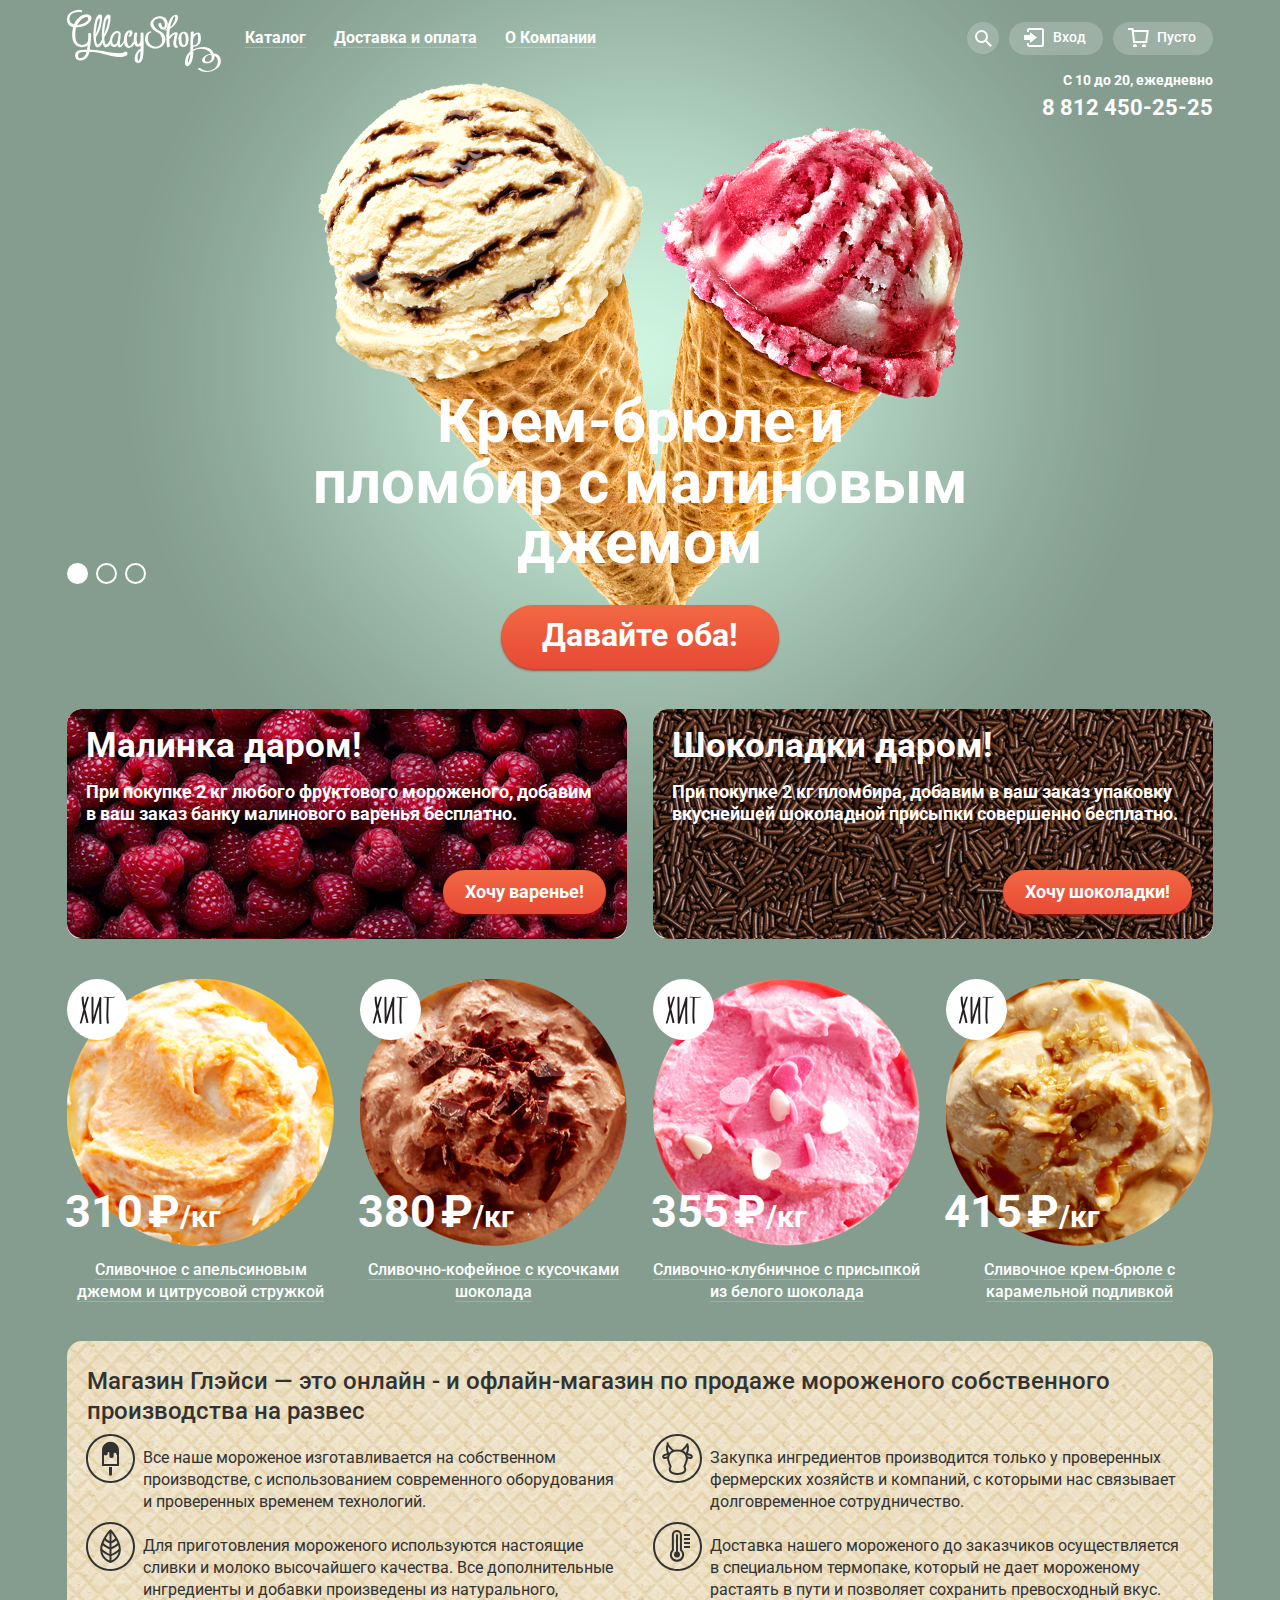
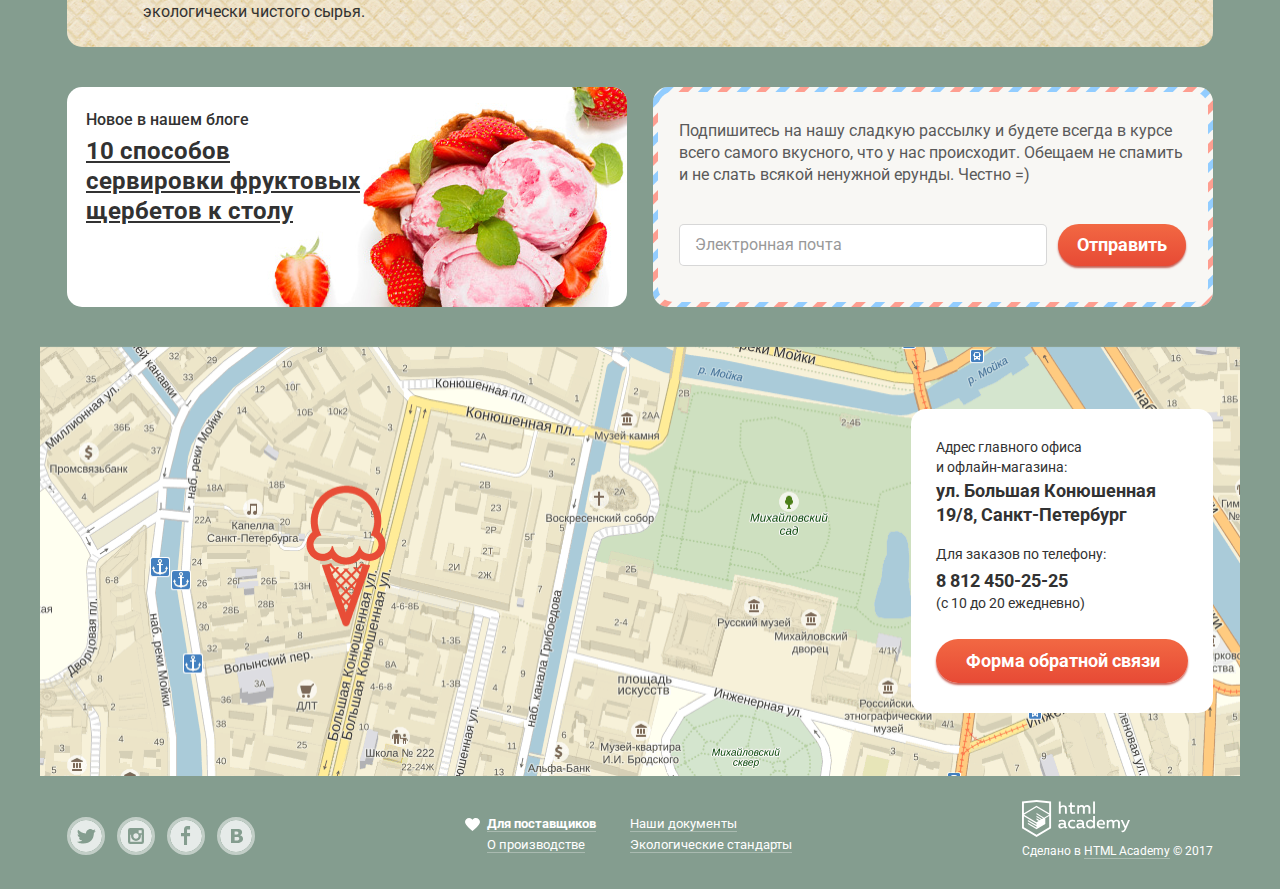
<file: index.html>
<!DOCTYPE html>
<html lang="ru">

<head>
    <meta charset="utf-8">
    <title>HTML Academy: Глейси</title>
    <link href="https://fonts.googleapis.com/css?family=Roboto:400,500,700&amp;subset=cyrillic" 
        rel="stylesheet">
    <link href="css/normalize.css" rel="stylesheet">
    <link href="css/style_min.css" rel="stylesheet">
</head>

<body>
    <input class="banner-slider visually-hidden" type="radio" id="banner-1" name="banner-slider" checked>
    <input class="banner-slider visually-hidden" type="radio" id="banner-2" name="banner-slider">
    <input class="banner-slider visually-hidden" type="radio" id="banner-3" name="banner-slider">
    
    <div class="site-wrapper">
        <header class="main-header container">
            <nav class="main-navigation">
                <a class="main-header-logo">
                    <img src="img/svg/logo-gllacy.svg" width="154" height="64" 
                        alt="Логотип магазина мороженого Глейси">
                </a>
                <ul class="site-navigation">
                    <li class="site-navigation-item">
                        <a class="site-link" href="catalog.html"><span class="underscore_text">Каталог</span></a>
                        <ul class="sub-navigation">
                            <li class="sub-navigation-item">
                                <a class="sub-link" href="latest.html"><b>Новинки</b></a>
                            </li>
                            <li class="sub-navigation-item">
                                <a class="sub-link" href="catalogcreamy.html">Сливочное</a>
                            </li>
                            <li class="sub-navigation-item">
                                <a class="sub-link" href="catalogsorbet.html">Щербеты</a>
                            </li>
                            <li class="sub-navigation-item">
                                <a class="sub-link" href="catalogfruitice.html">Фруктовый лед</a>
                            </li>
                            <li class="sub-navigation-item">
                                <a class="sub-link" href="catalogmelorin.html">Мелорин</a>
                            </li>
                        </ul>
                    </li>
                    <li class="site-navigation-item">
                        <a class="site-link" href="delivery_and_payment.html">
                            <span class="underscore_text">Доставка и оплата</span>
                        </a>
                    </li>
                    <li class="site-navigation-item">
                        <a class="site-link" href="about.html">
                            <span class="underscore_text">О Компании</span>
                        </a>
                    </li>
                </ul>
                <div class="user-navigation">
                    <a class="search-link" href="search.html"><span class="visually-hidden">Поиск</span></a>
                    <a class="login-link" href="login.html">Вход</a>
                    <a class="cart-link" href="cart.html">Пусто</a>
                </div>
            </nav>
            <div class="contact-info-wrapper">
                <p class="open-time">С 10 до 20, ежедневно</p>
                <a class="phone" href="tel:88124502525">8 812 450-25-25</a>
            </div>
        </header>
        <main class="index-main">
            <div class="main-wrapper container">
                <h1 class="visually-hidden">Интернет магазин мороженного Глейси</h1>
                <section class="main-banner">
                    <h2 class="visually-hidden">Основное предложение</h2>
                    <div class="banner-controls">
                        <label for="banner-1"><span class="visually-hidden">Первый баннер</span></label>
                        <label for="banner-2"><span class="visually-hidden">Второй баннер</span></label>
                        <label for="banner-3"><span class="visually-hidden">Третий баннер</span></label>
                    </div>
                    <ul class="main-banner-list">
                        <li class="main-banner-item hidden">
                            <!-- TODO: check image size -->
                            <img class="main-banner-image" src="img/main-banner-1.png" width="1045" height="881" 
                                alt="Баннер Крем-брюле и пломбир с малиновым джемом">
                            <p class="main-banner-info">Крем-брюле и пломбир с малиновым джемом</p>
                            <button class="button" type="button">Давайте оба!</button>
                        </li>
                        <li class="main-banner-item hidden">
                            <img class="main-banner-image" src="img/main-banner-2.png" width="1045" height="881" 
                                alt="Баннер Шоколадный пломбир и лимонный сорбет">
                            <p class="main-banner-info">Шоколадный пломбир и лимонный сорбет</p>
                            <button class="button" type="button">Давайте оба!</button>
                        </li>
                        <li class="main-banner-item hidden">
                            <img class="main-banner-image" src="img/main-banner-3.png" width="1045" height="881" 
                                alt="Баннер Пломбир с помадкой и клубничный щербет">
                            <p class="main-banner-info">Пломбир с помадкой и клубничный щербет</p>
                            <button class="button" type="button">Давайте оба!</button>
                        </li>
                    </ul>
                </section>
                <section class="special-offers">
                    <h2 class="visually-hidden">Специальные предложения</h2>
                    <div class="special-offer">
                        <h3 class="special-offer-header">Малинка даром!</h3>
                        <p class="special-offer-description">
                            При покупке 2 кг любого фруктового мороженого, добавим в ваш заказ банку
                            малинового варенья бесплатно.
                        </p>
                        <button class="button" type="button">Хочу варенье!</button>
                    </div>
                    <div class="special-offer">
                        <h3 class="special-offer-header">Шоколадки даром!</h3>
                        <p class="special-offer-description">
                            При покупке 2 кг пломбира, добавим в ваш заказ упаковку вкуснейшей
                            шоколадной присыпки совершенно бесплатно.
                        </p>
                        <button class="button" type="button">Хочу шоколадки!</button>
                    </div>
                </section>
                <section class="icecreams">
                    <h2 class="visually-hidden">Популярные товары</h2>
                    <ul class="icecream-list">
                        <li class="icecream-item">
                            <img src="img/icecream-1.png" width="267" height="267" 
                                alt="Мороженое Cливочное с апельсиновым джемом и цитрусовой стружкой">
                            <p class="icecream-price">310<span class="currency">&#8381;</span>
                                <span class="weight">/кг</span>
                            </p>
                            <h3 class="icecream-name">
                                <span class="underscore_text">Сливочное с апельсиновым джемом и цитрусовой стружкой</span>
                            </h3>
                            <button class="button" type="button">Быстрый просмотр</button>
                        </li>
                        <li class="icecream-item">
                            <img src="img/icecream-2.png" width="267" height="267" 
                                alt="Мороженое Сливочно-кофейное с кусочками шоколада">
                            <p class="icecream-price">380<span class="currency">&#8381;</span>
                                <span class="weight">/кг</span>
                            </p>
                            <h3 class="icecream-name">
                                <span class="underscore_text">Сливочно-кофейное с кусочками шоколада</span>
                            </h3>
                            <button class="button" type="button">Быстрый просмотр</button>
                        </li>
                        <li class="icecream-item">
                            <img src="img/icecream-3.png" width="267" height="267" 
                                alt="Мороженое Сливочно-клубничное с присыпкой из белого шоколада">
                            <p class="icecream-price">355<span class="currency">&#8381;</span>
                                <span class="weight">/кг</span>
                            </p>
                            <h3 class="icecream-name">
                                <span class="underscore_text">Сливочно-клубничное с присыпкой из белого шоколада</span>
                            </h3>
                            <button class="button" type="button">Быстрый просмотр</button>
                        </li>
                        <li class="icecream-item">
                            <img src="img/icecream-4.png" width="267" height="267" 
                                alt="Мороженое Сливочное крем-брюле с карамельной подливкой">
                            <p class="icecream-price">415<span class="currency">&#8381;</span>
                                <span class="weight">/кг</span>
                            </p>
                            <h3 class="icecream-name">
                                <span class="underscore_text">Сливочное крем-брюле с карамельной подливкой</span>
                            </h3>
                            <button class="button" type="button">Быстрый просмотр</button>
                        </li>
                    
                    </ul>
                </section>
                <section class="about-gllacy">
                    <h2>
                        Магазин Глэйси — это онлайн - и офлайн-магазин по продаже мороженого
                        собственного производства на развес
                    </h2>
                    <ul class="features-list">
                        <li class="feature-item feature-production">
                            <p> <!-- TODO: remove p? -->
                                Все наше мороженое изготавливается на собственном производстве,
                                с использованием современного оборудования и проверенных временем технологий.
                            </p>
                        </li>
                        <li class="feature-item feature-suppliers">
                                <p>
                                    Закупка ингредиентов производится только у проверенных фермерских хозяйств и компаний,
                                    с которыми нас связывает долговременное сотрудничество.
                                </p>
                            </li>
                        <li class="feature-item feature-ingredients">
                            <p>
                                Для приготовления мороженого используются настоящие сливки и молоко высочайшего качества.
                                Все дополнительные ингредиенты и добавки произведены из натурального, экологически чистого сырья.
                            </p>
                        </li>
                        <li class="feature-item feature-delivery">
                            <p>
                                Доставка нашего мороженого до заказчиков осуществляется в специальном термопаке,
                                который не дает мороженому растаять в пути и позволяет сохранить превосходный вкус.
                            </p>
                        </li>
                    </ul>
                </section>
                <div class="new-blog-subscribe-wrapper">
                    <article class="new-blog-record">
                        <h2>Новое в нашем блоге</h2>
                        <a class="blog-record-link link" href="blog.html">10 способов сервировки фруктовых щербетов к cтолу</a>
                    </article>
                    <section class="subscribe">
                        <div class="subscribe-wrapper">
                            <h2 class="visually-hidden">Форма подписки на рассылку</h2>
                            <p>
                                Подпишитесь на нашу сладкую рассылку и будете всегда в курсе всего самого вкусного, что у нас
                                происходит.
                                Обещаем не спамить и не слать всякой ненужной ерунды. Честно =)
                            </p>
                            <form action="https://echo.htmlacademy.ru" method="post">
                                <label for="subscribe_email" class="visually-hidden">Электронная почта:</label>
                                <input class="input-field" type="email" name="subscribe_email" 
                                    id="subscribe_email" placeholder="Электронная почта" required>
                                <button type="submit" class="button">Отправить</button>
                            </form>
                        </div>
                    </section>
                </div>
            </div>
            <section class="contacts">
                <div class="contacts-feedback">
                    <h2>Адрес главного офиса и офлайн-магазина:</h2>
                    <p class="feedback-address">ул. Большая Конюшенная 19/8, Санкт-Петербург</p>
                    <p>Для заказов по телефону:</p>
                    <a class="feedback-phone" href="tel:88124502525">8 812 450-25-25</a>
                    <p class="feedback-time">(с 10 до 20 ежедневно)</p>
                    <a class="button" href="feedback.html">Форма обратной связи</a>
                </div>
                <iframe src="https://yandex.ru/map-widget/v1/-/CBF2r0BLsD" width="1200" height="430" 
                    allowfullscreen></iframe>
                <img src="img/map.png" width="1200" height="430" 
                            alt="Карта с адресом магазина Глейси: ул. Большая Конюшенная 19/8, Санкт-Петербург">
            </section>
        </main>
        <footer class="main-footer container">
            <ul class="footer-social">
                <li>
                    <a class="social-button" href="https://twitter.com">
                        <span class="visually-hidden">Твиттер</span>
                        <svg xmlns="http://www.w3.org/2000/svg" width="32" height="32" 
                            viewBox="0 0 32 32">
                            <path d="M16 0C7.164 0 0 7.164 0 16c0 8.837 7.164 16 16 16 8.837 0 16-7.163 16-16 0-8.836-7.163-16-16-16zm7.944 12.809c-.251 6.516-3.463 10.832-10.992 10.702h-.486c-.447 0-4.543-.443-5.344-1.823 2.479.19 4.247-.406 5.12-1.136-1.048-.289-2.923-.461-3.251-2.848.384.104.618.221 1.299.113-1.307-.824-2.758-1.519-2.679-3.643.311.317 1.164.518 1.46.457-.768-.233-2.149-3.244-.974-4.781 1.984 1.79 4.075 3.482 7.804 3.643.227-2.214 1.24-3.699 3.168-4.325 1.84-.479 3.255.26 3.901 1.138.737-.224 1.453-.466 2.193-.685-.004.833-.569 1.463-.935 1.709.747.165 1.423-.475 1.423-.475-.184.963-1.094 1.725-1.707 1.954z"/>
                        </svg>
                    </a>
                </li>
                <li>
                    <a class="social-button" href="https://www.instagram.com">
                        <span class="visually-hidden">Инстаграмм</span>
                        <svg xmlns="http://www.w3.org/2000/svg" width="32" height="32" 
                            viewBox="0 0 32 32">
                            <g>
                                <path d="M20.916 16a4.938 4.938 0 1 1-9.877 0c0-.394.051-.773.138-1.14h-.897v6.838h11.396V14.86h-.897c.086.367.137.746.137 1.14z"/>
                                <path d="M15.978 18.659c1.466 0 2.659-1.193 2.659-2.659s-1.193-2.659-2.659-2.659c-1.466 0-2.659 1.193-2.659 2.659s1.192 2.659 2.659 2.659zM18.637 10.302h3.039v3.039h-3.039z"/>
                                <path d="M16 0C7.164 0 0 7.164 0 16c0 8.837 7.164 16 16 16 8.837 0 16-7.163 16-16 0-8.836-7.163-16-16-16zm7.955 21.698a2.285 2.285 0 0 1-2.279 2.279H10.279A2.285 2.285 0 0 1 8 21.698V10.302a2.286 2.286 0 0 1 2.279-2.279h11.396a2.286 2.286 0 0 1 2.279 2.279v11.396z"/>
                            </g>
                        </svg>
                    </a>
                </li>
                <li>
                    <a class="social-button" href="https://www.facebook.com">
                        <span class="visually-hidden">Фейсбук</span>
                        <svg xmlns="http://www.w3.org/2000/svg" width="32" height="32" 
                            viewBox="0 0 32 32">
                            <path d="M16 0C7.164 0 0 7.163 0 16s7.164 16 16 16c8.837 0 16-7.164 16-16S24.837 0 16 0zm4.062 9.455h-3.021v3.444h3.021v3.445h-3.021v8.61H14.02v-8.61H11v-3.445h3.021V9.455c0-1.902 1.353-3.445 3.021-3.445h3.021v3.445z"/>
                        </svg>
                    </a>
                </li>
                <li>
                    <a class="social-button" href="https://vk.com">
                        <span class="visually-hidden">ВКонтакте</span>
                        <svg xmlns="http://www.w3.org/2000/svg" width="32" height="32" 
                            viewBox="0 0 32 32">
                            <g>
                                <path d="M16.637 14.495c.402-.019.719-.082.951-.188.326-.145.54-.33.641-.559.101-.229.15-.496.15-.797 0-.232-.058-.465-.174-.697-.116-.232-.322-.405-.617-.517-.264-.1-.592-.155-.984-.165a76.242 76.242 0 0 0-1.652-.014h-.339v2.965h.565c.571 0 1.057-.009 1.459-.028zM18.118 17.084c-.282-.081-.672-.125-1.166-.132a127.97 127.97 0 0 0-1.55-.009h-.79v3.493h.264c1.014 0 1.74-.003 2.18-.009a3.2 3.2 0 0 0 1.212-.245c.377-.157.633-.364.774-.625s.214-.562.214-.9c0-.446-.088-.788-.261-1.03-.17-.241-.464-.423-.877-.543z"/>
                                <path d="M16 0C7.164 0 0 7.164 0 16c0 8.837 7.164 16 16 16 8.837 0 16-7.163 16-16 0-8.836-7.163-16-16-16zm6.602 20.531a3.73 3.73 0 0 1-1.124 1.327c-.552.415-1.161.71-1.823.886s-1.501.264-2.519.264h-6.121V8.987h5.443c1.13 0 1.957.038 2.48.113a5.126 5.126 0 0 1 1.561.5c.533.27.929.632 1.189 1.087.26.455.392.975.392 1.558 0 .678-.179 1.278-.536 1.795-.358.518-.863.92-1.517 1.208v.075c.917.182 1.642.559 2.179 1.13.537.571.807 1.325.807 2.261 0 .678-.138 1.283-.411 1.817z"/>
                            </g>
                        </svg>
                    </a>
                </li>
            </ul>
            <ul class="footer-navigation">
                <li class="footer-navigation-item">
                    <a class="footer-link link" href="suppliers.html">Для поставщиков</a>
                </li>
                <li class="footer-navigation-item">
                    <a class="footer-link link" href="documents.html">Наши документы</a>
                </li>
                <li class="footer-navigation-item">
                    <a class="footer-link link" href="production.html">О производстве</a>
                </li>
                <li class="footer-navigation-item">
                    <a class="footer-link link" href="standards.html">Экологические стандарты</a>
                </li>
            </ul>
            <div class="footer-copyright-wrapper">
                <a class="html-academy-logo" href="https://htmlacademy.ru/intensive/htmlcss">
                    <img src="img/svg/logo-htmlacademy.svg" width="108" height="39" alt="Логотип HTML Academy">
                    <span class="visually-hidden">HTML Academy</span>
                </a>
                <p class="footer-copyright">
                    Сделано в <a class="link" 
                        href="https://htmlacademy.ru/intensive/htmlcss">HTML Academy</a> &copy; 2017
                </p>
            </div>
        </footer>
    </div>

    <section class="login-form hidden">
        <h2 class="visually-hidden">Форма входа в магазин</h2>
        <form action="https://echo.htmlacademy.ru" method="post">
            <p>
                <label for="login_email" class="visually-hidden">Электронная почта</label>
                <input class="input-field"  type="email" name="login_email" 
                    id="login_email" placeholder="Электронная почта" required>
            </p>
            <p>
                <label for="login_password" class="visually-hidden">Пароль</label>
                <input class="input-field" type="password" name="login_password" 
                    id="login_password" placeholder="Пароль" required>
            </p>
            <div class="login-form-actions-wrapper">
                <button type="submit" class="button">Войти</button>
                <ul class="login-form-navigation">
                    <li><a class="login-form-link" href="restore_password.html">Забыли пароль?</a></li>
                    <li><a class="login-form-link" href="new_user.html">Новая регистрация</a></li>
                </ul>
            </div>
        </form>
    </section>

    <section class="search-form hidden">
        <h2 class="visually-hidden">Форма поиска по сайту</h2>
        <form action="https://echo.htmlacademy.ru" method="get">
            <label for="search_text" class="visually-hidden">Строка поиска</label>
            <input class="input-field"  type="text" name="search_text" 
                id="search_text" placeholder="Что ищем?" required>
        </form>
    </section>

    <section class="modal-feedback modal">
        <h3 class="visually-hidden">Форма обратной связи</h3>
        <b>Мы обязательно вам ответим!</b>
        <form action="https://echo.htmlacademy.ru" method="post">
            <p>
                <label for="feedback_name" class="visually-hidden">Ваше имя</label>
                <input class="input-field" type="text" name="feedback_name" 
                    id="feedback_name" placeholder="Как вас зовут?">
            </p>
            <p>
                <label for="feedback_email" class="visually-hidden">Ваша электронная почта</label>
                <input  class="input-field" type="email" name="feedback_email" 
                    id="feedback_email" placeholder="Ваша почта для ответа?">
            </p>
            <p class="feedback-message">
                <label for="feedback_message" class="visually-hidden">Ваше сообщение</label>
                <textarea class="input-field" name="feedback_message" id="feedback_message" 
                    placeholder="Напишите что-нибудь..."></textarea>
            </p>
            <button type="submit" class="button">Отправить</button>
        </form>
        <button class="modal-close" type="button"><span class="visually-hidden">Закрыть</span></button>
    </section>

    <div class="modal-layer"></div>

    <script src="js/script_min.js"></script>
</body>

</html>
</file>
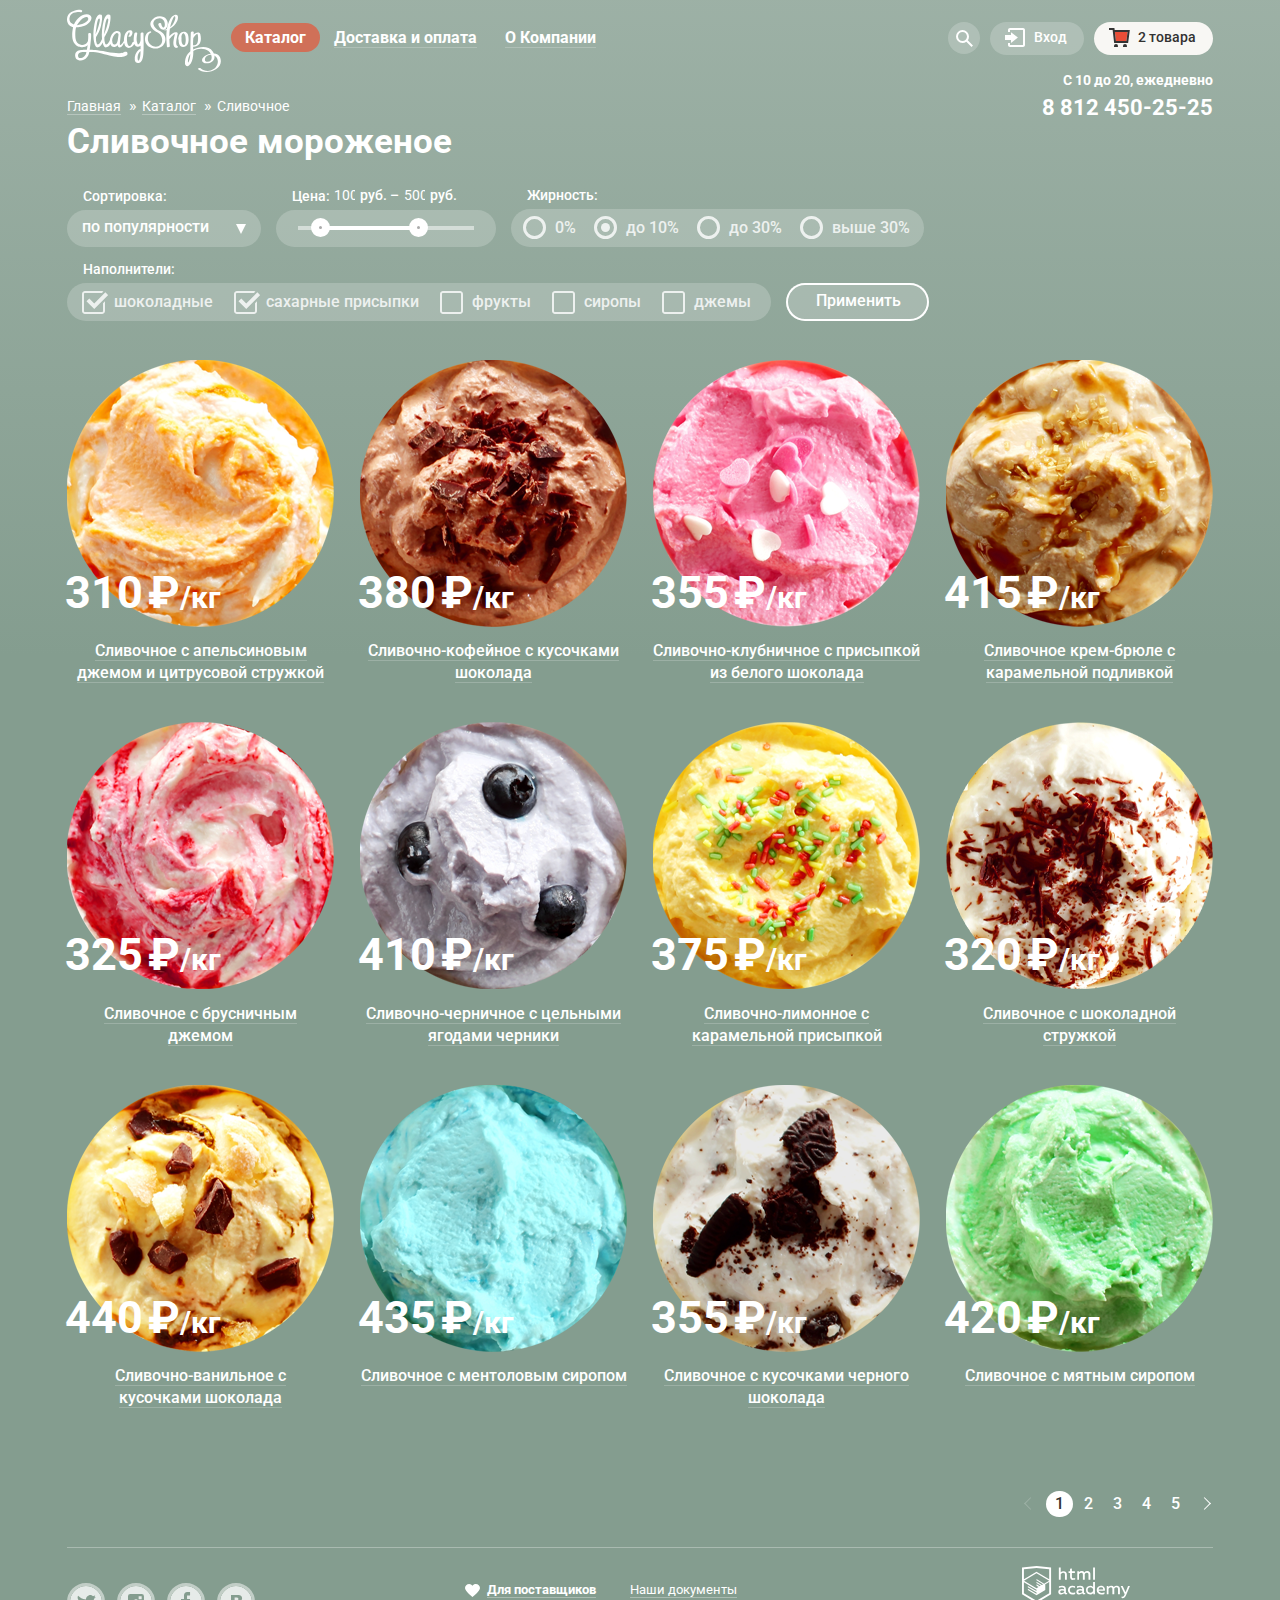
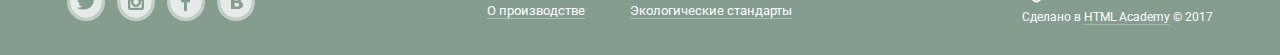
<file: catalogcreamy.html>
<!DOCTYPE html>
<html lang="ru">

<head>
    <meta charset="utf-8">
    <title>HTML Academy: Глейси</title>
    <link href="https://fonts.googleapis.com/css?family=Roboto:400,500,700&amp;subset=cyrillic" rel="stylesheet">
    <link href="css/normalize.css" rel="stylesheet">
    <link href="css/style_min.css" rel="stylesheet">
</head>

<body class="inner-page">
    <header class="main-header container">
        <nav class="main-navigation">
            <a class="main-header-logo" href="index.html">
                <img src="img/svg/logo-gllacy.svg" width="154" height="64" 
                    alt="Логотип магазина мороженого Глейси">
            </a>
            <ul class="site-navigation">
                <li class="site-navigation-item">
                    <a class="site-link selected" href="catalog.html">Каталог</a>
                    <ul class="sub-navigation">
                        <li class="sub-navigation-item">
                            <a class="sub-link" href="latest.html"><b>Новинки</b></a>
                        </li>
                        <li class="sub-navigation-item">
                            <a class="sub-link selected" href="catalogcreamy.html">Сливочное</a>
                        </li>
                        <li class="sub-navigation-item">
                            <a class="sub-link" href="catalogsorbet.html">Щербеты</a>
                        </li>
                        <li class="sub-navigation-item">
                            <a class="sub-link" href="catalogfruitice.html">Фруктовый лед</a>
                        </li>
                        <li class="sub-navigation-item">
                            <a class="sub-link" href="catalogmelorin.html">Мелорин</a>
                        </li>
                    </ul>                
                </li>
                <li class="site-navigation-item">
                    <a class="site-link" href="delivery_and_payment.html">
                        <span class="underscore_text">Доставка и оплата</span>
                    </a>
                </li>
                <li class="site-navigation-item">
                    <a class="site-link" href="about.html">
                        <span class="underscore_text">О Компании</span>
                    </a>
                </li>
            </ul>
            <div class="user-navigation">
                <a class="search-link" href="search.html"><span class="visually-hidden">Поиск</span></a>
                <a class="login-link" href="login.html">Вход</a>
                <a class="cart-link cart-loaded" href="cart.html">2 товара</a>
            </div>
        </nav>
        <div class="contact-info-wrapper">
            <p class="open-time">С 10 до 20, ежедневно</p>
            <a class="phone" href="tel:88124502525">8 812 450-25-25</a>
        </div>
    </header>
    <main class="catalog-main container">
        <ul class="breadcrumbs" aria-label="Навигация по страницам сайта">
            <li><a class="breadcrumbs-link link" href="index.html">Главная</a></li>
            <li><a class="breadcrumbs-link link" href="catalog.html">Каталог</a></li>
            <li><a class="breadcrumbs-link">Сливочное</a></li>
        </ul>
        <h1>Сливочное мороженое</h1>
        <section class="icecream-filter">
            <h2 class="visually-hidden">Фильтр мороженого</h2>
            <form class="icecream-filter-form" action="https://echo.htmlacademy.ru" method="get">
                <fieldset>
                    <legend>Сортировка:</legend>
                    <div class="filter-sort" aria-label="Выбор вида сортировки мороженого">
                        <select name="filter_sort">
                            <option value="popularity" selected>по популярности</option>
                            <option value="cheap_first">сначала недорогие</option>
                            <option value="expensive_first">сначала дорогие</option>
                            <option value="fat_content">по жирности</option>
                        </select>
                    </div>
                </fieldset>
                <fieldset>
                    <legend>Цена:</legend>
                    <div class="filter-price-range">
                        <p class="filter-price-values">
                            <input type="text" class="filter-price-min" name="filter_price_min" 
                                value="100" readonly tabindex="-1"> руб. –
                            <input type="text" class="filter-price-max" name="filter_price_max" 
                                value="500" readonly tabindex="-1"> руб.
                        </p>
                        <p class="filter-price-controls">
                            <button type="button" class="range-button-min">
                                <span class="visually-hidden">Уменьшить цену</span>
                            </button>
                            <button type="button" class="range-button-max">
                                <span class="visually-hidden">Увеличить цену</span>
                            </button>
                        </p>
                    </div>
                </fieldset>
                <fieldset>
                    <legend>Жирность:</legend>
                    <ul class="filter-fat-list">
                        <li class="filter-fat-option">
                            <input class="visually-hidden" type="radio" name="filter_fat" 
                                    value="fat_0" id="filter_fat_0">
                            <label for="filter_fat_0" class="radio-indicator">0%</label>
                        </li>
                        <li class="filter-fat-option">
                            <input class="visually-hidden" type="radio" name="filter_fat" 
                                    value="fat_10" id="filter_fat_10" checked>
                            <label for="filter_fat_10" class="radio-indicator">до 10%</label>
                        </li>
                        <li class="filter-fat-option">
                            <input class="visually-hidden" type="radio" name="filter_fat" 
                                    value="fat_30" id="filter_fat_30">
                            <label for="filter_fat_30" class="radio-indicator">до 30%</label>
                        </li>
                        <li class="filter-fat-option">
                            <input class="visually-hidden" type="radio" name="filter_fat" 
                                    value="fat_above_30" id="filter_fat_above_30">
                            <label for="filter_fat_above_30" class="radio-indicator">выше 30%</label>
                        </li>            
                    </ul>
                </fieldset>
                <fieldset>
                    <legend>Наполнители:</legend>
                    <ul class="filter-filler-list">
                        <li class="filter-filler-option">
                            <input class="visually-hidden" type="checkbox" name="filter_chocolate" 
                                    id="filter_chocolate" checked>
                            <label for="filter_chocolate" class="checkbox-indicator">шоколадные</label>
                        </li>
                        <li class="filter-filler-option">
                            <input class="visually-hidden" type="checkbox" name="filter_sugar" 
                                id="filter_sugar" checked>
                            <label for="filter_sugar" class="checkbox-indicator">сахарные присыпки</label>
                        </li>
                        <li class="filter-filler-option">
                            <input class="visually-hidden" type="checkbox" name="filter_fruit" 
                                id="filter_fruit">
                            <label for="filter_fruit" class="checkbox-indicator">фрукты</label>
                        </li>
                        <li class="filter-filler-option">
                            <input class="visually-hidden" type="checkbox" name="filter_syrops" 
                                id="filter_syrops">
                            <label for="filter_syrops" class="checkbox-indicator">сиропы</label>
                        </li>
                        <li class="filter-filler-option">
                            <input class="visually-hidden" type="checkbox" name="filter_jams" 
                                id="filter_jams">
                            <label for="filter_jams" class="checkbox-indicator">джемы</label>
                        </li>
                    </ul>
                </fieldset>
                <button type="submit" class="filter-button">Применить</button>
            </form>
        </section>
        <section class="icecreams">
            <h2 class="visually-hidden">Список мороженого на выбор</h2>
            <ul class="icecream-list">
                <li class="icecream-item">
                    <img src="img/icecream-1.png" width="267" height="267" 
                        alt="Мороженое Cливочное с апельсиновым джемом и цитрусовой стружкой">
                    <p class="icecream-price">310<span class="currency">&#8381;</span>
                        <span class="weight">/кг</span>
                    </p>
                    <h3 class="icecream-name">
                        <span class="underscore_text">Сливочное с апельсиновым джемом и цитрусовой стружкой</span>
                    </h3>
                    <button class="button" type="button">Быстрый просмотр</button>
                </li>
                <li class="icecream-item">
                    <img src="img/icecream-2.png" width="267" height="267" 
                        alt="Мороженое Сливочно-кофейное с кусочками шоколада">
                    <p class="icecream-price">380<span class="currency">&#8381;</span>
                        <span class="weight">/кг</span>
                    </p>
                    <h3 class="icecream-name">
                        <span class="underscore_text">Сливочно-кофейное с кусочками шоколада</span>
                    </h3>
                    <button class="button" type="button">Быстрый просмотр</button>
                </li>
                <li class="icecream-item">
                    <img src="img/icecream-3.png" width="267" height="267" 
                        alt="Мороженое Сливочно-клубничное с присыпкой из белого шоколада">
                    <p class="icecream-price">355<span class="currency">&#8381;</span>
                        <span class="weight">/кг</span>
                    </p>
                    <h3 class="icecream-name">
                        <span class="underscore_text">Сливочно-клубничное с присыпкой из белого шоколада</span>
                    </h3>
                    <button class="button" type="button">Быстрый просмотр</button>
                </li>
                <li class="icecream-item">
                    <img src="img/icecream-4.png" width="267" height="267" 
                        alt="Мороженое Сливочное крем-брюле с карамельной подливкой">
                    <p class="icecream-price">415<span class="currency">&#8381;</span>
                        <span class="weight">/кг</span>
                    </p>
                    <h3 class="icecream-name">
                        <span class="underscore_text">Сливочное крем-брюле с карамельной подливкой</span>
                    </h3>
                    <button class="button" type="button">Быстрый просмотр</button>
                </li>
                <li class="icecream-item">
                    <img src="img/icecream-5.png" width="267" height="267" 
                        alt="Мороженое Сливочное с брусничным джемом">
                    <p class="icecream-price">325<span class="currency">&#8381;</span>
                        <span class="weight">/кг</span>
                    </p>
                    <h3 class="icecream-name">
                        &nbsp;&nbsp;<span class="underscore_text">Сливочное с брусничным</span>&nbsp;&nbsp;
                        <span class="underscore_text">джемом</span>
                    </h3>
                    <button class="button" type="button">Быстрый просмотр</button>
                </li>
                <li class="icecream-item">
                    <img src="img/icecream-6.png" width="267" height="267" 
                        alt="Мороженое Сливочно-черничное с цельными ягодами черники">
                    <p class="icecream-price">410<span class="currency">&#8381;</span>
                        <span class="weight">/кг</span>
                    </p>
                    <h3 class="icecream-name">
                        <span class="underscore_text">Сливочно-черничное с цельными ягодами черники</span>
                    </h3>
                    <button class="button" type="button">Быстрый просмотр</button>
                </li>
                <li class="icecream-item">
                    <img src="img/icecream-7.png" width="267" height="267" 
                        alt="Мороженое Сливочно-лимонное с карамельной присыпкой">
                    <p class="icecream-price">375<span class="currency">&#8381;</span>
                        <span class="weight">/кг</span>
                    </p>
                    <h3 class="icecream-name">
                        <span class="underscore_text">Сливочно-лимонное с карамельной присыпкой</span>
                    </h3>
                    <button class="button" type="button">Быстрый просмотр</button>
                </li>
                <li class="icecream-item">
                    <img src="img/icecream-8.png" width="267" height="267" 
                        alt="Мороженое Сливочное с шоколадной стружкой">
                    <p class="icecream-price">320<span class="currency">&#8381;</span>
                        <span class="weight">/кг</span>
                    </p>
                    <h3 class="icecream-name">
                        <span class="underscore_text">Сливочное с шоколадной стружкой</span>
                    </h3>
                    <button class="button" type="button">Быстрый просмотр</button>
                </li>
                <li class="icecream-item">
                    <img src="img/icecream-9.png" width="267" height="267" 
                        alt="Мороженое Сливочно-ванильное с кусочками шоколада">
                    <p class="icecream-price">440<span class="currency">&#8381;</span>
                        <span class="weight">/кг</span>
                    </p>
                    <h3 class="icecream-name">
                        &nbsp;&nbsp;<span class="underscore_text">Сливочно-ванильное с</span>&nbsp;&nbsp; 
                        <span class="underscore_text">кусочками шоколада</span>
                    </h3>
                    <button class="button" type="button">Быстрый просмотр</button>
                </li>
                <li class="icecream-item">
                    <img src="img/icecream-10.png" width="267" height="267" 
                        alt="Мороженое Сливочноe с ментоловым сиропом">
                    <p class="icecream-price">435<span class="currency">&#8381;</span>
                        <span class="weight">/кг</span>
                    </p>
                    <h3 class="icecream-name">
                        <span class="underscore_text">Сливочноe с ментоловым сиропом</span>
                    </h3>
                    <button class="button" type="button">Быстрый просмотр</button>
                </li>
                <li class="icecream-item">
                    <img src="img/icecream-11.png" width="267" height="267" 
                        alt="Мороженое Сливочное с кусочками черного шоколада">
                    <p class="icecream-price">355<span class="currency">&#8381;</span>
                        <span class="weight">/кг</span>
                    </p>
                    <h3 class="icecream-name">
                        <span class="underscore_text">Сливочное с кусочками черного шоколада</span>
                    </h3>
                    <button class="button" type="button">Быстрый просмотр</button>
                </li>
                <li class="icecream-item">
                    <img src="img/icecream-12.png" width="267" height="267" 
                        alt="Мороженое Сливочное с мятным сиропом">
                    <p class="icecream-price">420<span class="currency">&#8381;</span>
                        <span class="weight">/кг</span>
                    </p>
                    <h3 class="icecream-name">
                        <span class="underscore_text">Сливочное с мятным сиропом</span>
                    </h3>
                    <button class="button" type="button">Быстрый просмотр</button>
                </li>
            </ul>
            <ul class="pagination" aria-label="Навигация по страницам">
                <li class="pagination-item pagination-back">
                    <a class="disabled"><span class="visually-hidden">Назад</span></a>
                </li>
                <li class="pagination-item selected"><a href="#">1</a></li>
                <li class="pagination-item"><a href="#">2</a></li>
                <li class="pagination-item"><a href="#">3</a></li>
                <li class="pagination-item"><a href="#">4</a></li>
                <li class="pagination-item"><a href="#">5</a></li>
                <li class="pagination-item pagination-forth">
                    <a href="#"><span class="visually-hidden">Вперед</span></a>
                </li>
            </ul>
        </section>
    </main>

    <footer class="main-footer container">
        <ul class="footer-social">
            <li>
                <a class="social-button" href="https://twitter.com">
                    <span class="visually-hidden">Твиттер</span>
                    <svg xmlns="http://www.w3.org/2000/svg" width="32" height="32" viewBox="0 0 32 32">
                        <path d="M16 0C7.164 0 0 7.164 0 16c0 8.837 7.164 16 16 16 8.837 0 16-7.163 16-16 0-8.836-7.163-16-16-16zm7.944 12.809c-.251 6.516-3.463 10.832-10.992 10.702h-.486c-.447 0-4.543-.443-5.344-1.823 2.479.19 4.247-.406 5.12-1.136-1.048-.289-2.923-.461-3.251-2.848.384.104.618.221 1.299.113-1.307-.824-2.758-1.519-2.679-3.643.311.317 1.164.518 1.46.457-.768-.233-2.149-3.244-.974-4.781 1.984 1.79 4.075 3.482 7.804 3.643.227-2.214 1.24-3.699 3.168-4.325 1.84-.479 3.255.26 3.901 1.138.737-.224 1.453-.466 2.193-.685-.004.833-.569 1.463-.935 1.709.747.165 1.423-.475 1.423-.475-.184.963-1.094 1.725-1.707 1.954z" />
                    </svg>
                </a>
            </li>
            <li>
                <a class="social-button" href="https://www.instagram.com">
                    <span class="visually-hidden">Инстаграмм</span>
                    <svg xmlns="http://www.w3.org/2000/svg" width="32" height="32" viewBox="0 0 32 32">
                        <g>
                            <path d="M20.916 16a4.938 4.938 0 1 1-9.877 0c0-.394.051-.773.138-1.14h-.897v6.838h11.396V14.86h-.897c.086.367.137.746.137 1.14z" />
                            <path d="M15.978 18.659c1.466 0 2.659-1.193 2.659-2.659s-1.193-2.659-2.659-2.659c-1.466 0-2.659 1.193-2.659 2.659s1.192 2.659 2.659 2.659zM18.637 10.302h3.039v3.039h-3.039z" />
                            <path d="M16 0C7.164 0 0 7.164 0 16c0 8.837 7.164 16 16 16 8.837 0 16-7.163 16-16 0-8.836-7.163-16-16-16zm7.955 21.698a2.285 2.285 0 0 1-2.279 2.279H10.279A2.285 2.285 0 0 1 8 21.698V10.302a2.286 2.286 0 0 1 2.279-2.279h11.396a2.286 2.286 0 0 1 2.279 2.279v11.396z" />
                        </g>
                    </svg>
                </a>
            </li>
            <li>
                <a class="social-button" href="https://www.facebook.com">
                    <span class="visually-hidden">Фейсбук</span>
                    <svg xmlns="http://www.w3.org/2000/svg" width="32" height="32" viewBox="0 0 32 32">
                        <path d="M16 0C7.164 0 0 7.163 0 16s7.164 16 16 16c8.837 0 16-7.164 16-16S24.837 0 16 0zm4.062 9.455h-3.021v3.444h3.021v3.445h-3.021v8.61H14.02v-8.61H11v-3.445h3.021V9.455c0-1.902 1.353-3.445 3.021-3.445h3.021v3.445z" />
                    </svg>
                </a>
            </li>
            <li>
                <a class="social-button" href="https://vk.com">
                    <span class="visually-hidden">ВКонтакте</span>
                    <svg xmlns="http://www.w3.org/2000/svg" width="32" height="32" viewBox="0 0 32 32">
                        <g>
                            <path d="M16.637 14.495c.402-.019.719-.082.951-.188.326-.145.54-.33.641-.559.101-.229.15-.496.15-.797 0-.232-.058-.465-.174-.697-.116-.232-.322-.405-.617-.517-.264-.1-.592-.155-.984-.165a76.242 76.242 0 0 0-1.652-.014h-.339v2.965h.565c.571 0 1.057-.009 1.459-.028zM18.118 17.084c-.282-.081-.672-.125-1.166-.132a127.97 127.97 0 0 0-1.55-.009h-.79v3.493h.264c1.014 0 1.74-.003 2.18-.009a3.2 3.2 0 0 0 1.212-.245c.377-.157.633-.364.774-.625s.214-.562.214-.9c0-.446-.088-.788-.261-1.03-.17-.241-.464-.423-.877-.543z" />
                            <path d="M16 0C7.164 0 0 7.164 0 16c0 8.837 7.164 16 16 16 8.837 0 16-7.163 16-16 0-8.836-7.163-16-16-16zm6.602 20.531a3.73 3.73 0 0 1-1.124 1.327c-.552.415-1.161.71-1.823.886s-1.501.264-2.519.264h-6.121V8.987h5.443c1.13 0 1.957.038 2.48.113a5.126 5.126 0 0 1 1.561.5c.533.27.929.632 1.189 1.087.26.455.392.975.392 1.558 0 .678-.179 1.278-.536 1.795-.358.518-.863.92-1.517 1.208v.075c.917.182 1.642.559 2.179 1.13.537.571.807 1.325.807 2.261 0 .678-.138 1.283-.411 1.817z" />
                        </g>
                    </svg>
                </a>
            </li>
        </ul>
        <ul class="footer-navigation">
                <li class="footer-navigation-item">
                    <a class="footer-link link" href="suppliers.html">Для поставщиков</a>
                </li>
                <li class="footer-navigation-item">
                    <a class="footer-link link" href="documents.html">Наши документы</a>
                </li>
                <li class="footer-navigation-item">
                    <a class="footer-link link" href="production.html">О производстве</a>
                </li>
                <li class="footer-navigation-item">
                    <a class="footer-link link" href="standards.html">Экологические стандарты</a>
                </li>
            </ul>
        <div class="footer-copyright-wrapper">
            <a class="html-academy-logo" href="https://htmlacademy.ru/intensive/htmlcss">
                <img src="img/svg/logo-htmlacademy.svg" width="108" height="39" alt="Логотип HTML Academy">
                <span class="visually-hidden">HTML Academy</span>
            </a>
            <p class="footer-copyright">
                Сделано в <a class="link" 
                    href="https://htmlacademy.ru/intensive/htmlcss">HTML Academy</a> &copy; 2017
            </p>
        </div>
    </footer>
    
    <section class="login-form hidden">
        <h2 class="visually-hidden">Форма входа в магазин</h2>
        <form action="https://echo.htmlacademy.ru" method="post">
            <p>
                <label for="login_email" class="visually-hidden">Электронная почта</label>
                <input class="input-field" type="email" name="login_email" id="login_email" placeholder="Электронная почта"
                    required>
            </p>
            <p>
                <label for="login_password" class="visually-hidden">Пароль</label>
                <input class="input-field" type="password" name="login_password" id="login_password" placeholder="Пароль"
                    required>
            </p>
            <div class="login-form-actions-wrapper">
                <button type="submit" class="button">Войти</button>
                <ul class="login-form-navigation">
                    <li><a class="login-form-link" href="restore_password.html">Забыли пароль?</a></li>
                    <li><a class="login-form-link" href="new_user.html">Новая регистрация</a></li>
                </ul>
            </div>
        </form>
    </section>
    
    <section class="search-form hidden">
        <h2 class="visually-hidden">Форма поиска по сайту</h2>
        <form action="https://echo.htmlacademy.ru" method="get">
            <label for="search_text" class="visually-hidden">Строка поиска</label>
            <input class="input-field" type="text" name="search_text" id="search_text" placeholder="Что ищем?" required>
        </form>
    </section>
    
    <section class="checkout-form hidden">
        <div class="wrapper">
            <h2 class="visually-hidden">Состав корзины покупателя</h2>
            <table class="cart-list">
                <tr class="visually-hidden">
                    <th>Удалить из корзины</th>
                    <th>Изображение мороженого</th>
                    <th>Наименование мороженого</th>
                    <th>Вес и цена</th>
                    <th>Стоимость</th>
                </tr>
                <tr class="cart-item">
                    <td class="cart-remove">
                        <button type="button" class="cart-remove-button">
                            <span class="visually-hidden">Удалить</span>
                        </button>
                    </td>
                    <td class="cart-image">
                        <img src="img/icecream-1.png" width="33" height="33" alt="Изображение пломбира с апельсиновым джемом">
                    </td>
                    <td class="cart-name">Пломбир с апельсиновым джемом</td>
                    <td class="cart-weight">1,5 кг х <span class="cart-price">200 руб.</span></td>
                    <td class="cart-cost">300 руб.</td>
                </tr>
                <tr class="cart-item">
                    <td class="cart-remove">
                        <button type="button" class="cart-remove-button">
                            <span class="visually-hidden">Удалить</span>
                        </button>
                    </td>
                    <td class="cart-image">
                        <img src="img/icecream-3.png" width="33" height="33" alt="Изображение клубничного пломбира с присыпкой из белого шоколада">
                    </td>
                    <td class="cart-name">Клубничный пломбир с присыпкой из белого шоколада</td>
                    <td class="cart-weight">1,5 кг х <span class="cart-price">300 руб.</span></td>
                    <td class="cart-cost">450 руб.</td>
                </tr>
                <tr class="cart-total">
                    <td colspan="5">Итого: 750 руб.</td>
                </tr>
            </table>
            <button type="button" class="button">Оформить заказ</button>
        </div>
    </section>
    <script src="js/script_min.js"></script>
</body>
</html>
</file>
<file: css/style_min.css>
@-webkit-keyframes show-modal{0%{-webkit-transform:translateX(-2000px);transform:translateX(-2000px)}to{-webkit-transform:translateX(-50%);transform:translateX(-50%)}}@keyframes show-modal{0%{-webkit-transform:translateX(-2000px);transform:translateX(-2000px)}to{-webkit-transform:translateX(-50%);transform:translateX(-50%)}}@keyframes error-modal{0%,50%{transform:translateX(-55%)}25%,75%{transform:translateX(-45%)}to{transform:translateX(-50%)}}*,::after,::before{-webkit-box-sizing:inherit;box-sizing:inherit}html{-webkit-box-sizing:border-box;box-sizing:border-box}.content-box-component{-webkit-box-sizing:content-box;box-sizing:content-box}.visually-hidden:not(:focus):not(:active),input[type=checkbox].visually-hidden,input[type=radio].visually-hidden{position:absolute;width:1px;height:1px;margin:-1px;border:0;padding:0;white-space:nowrap;-webkit-clip-path:inset(100%);clip-path:inset(100%);clip:rect(0 0 0 0);overflow:hidden}.hidden{display:none}body{margin:0;font-family:"Roboto",Arial,sans-serif;color:#fff;background-color:#849d8f;min-width:1200px;position:relative}.inner-page{background-image:linear-gradient(rgba(255,255,255,.2),#849d8f);background-size:100% 656px;background-repeat:repeat-x}a{color:inherit;text-decoration:none}.site-wrapper{position:relative;z-index:0}.container{width:1200px;padding:0 27px;margin:0 auto}.modal{display:none}.modal-show{display:block;-webkit-animation:show-modal .6s;animation:show-modal .6s}.modal-error{-webkit-animation:error-modal .4s;animation:error-modal .4s}.modal-layer{display:none;background-color:rgba(0,0,0,.4);position:fixed;top:0;left:0;bottom:0;right:0;z-index:9}.button{line-height:24px;font-size:18px;font-weight:700;text-align:center;color:#fff;background-image:-webkit-gradient(linear,left bottom,left top,from(#e74a35),to(#f26843));background-image:-webkit-linear-gradient(bottom,#e74a35,#f26843);background-image:-o-linear-gradient(bottom,#e74a35,#f26843);background-image:linear-gradient(to top,#e74a35,#f26843);border:0;border-radius:64px;-webkit-box-shadow:0 2px 2px 0 rgba(172,16,0,.64);box-shadow:0 2px 2px 0 rgba(172,16,0,.64)}.button:focus,.button:hover{outline:0;-webkit-box-shadow:0 2px 2px 0 #ac1000;box-shadow:0 2px 2px 0 #ac1000;background-image:-webkit-gradient(linear,left bottom,left top,from(rgba(255,255,255,.2)),to(rgba(255,255,255,.2))),-webkit-gradient(linear,left bottom,left top,from(#e74a35),to(#f26843));background-image:-webkit-linear-gradient(bottom,rgba(255,255,255,.2),rgba(255,255,255,.2)),-webkit-linear-gradient(bottom,#e74a35,#f26843);background-image:-o-linear-gradient(bottom,rgba(255,255,255,.2),rgba(255,255,255,.2)),-o-linear-gradient(bottom,#e74a35,#f26843);background-image:linear-gradient(to top,rgba(255,255,255,.2),rgba(255,255,255,.2)),linear-gradient(to top,#e74a35,#f26843)}.button:active{-webkit-box-shadow:inset 0 2px 2px 0 #942718;box-shadow:inset 0 2px 2px 0 #942718;background-image:-webkit-gradient(linear,left top,left bottom,from(rgba(0,0,0,.07)),to(rgba(0,0,0,.07))),-webkit-gradient(linear,left top,left bottom,from(#e74a35),to(#f26843));background-image:-webkit-linear-gradient(top,rgba(0,0,0,.07),rgba(0,0,0,.07)),-webkit-linear-gradient(top,#e74a35,#f26843);background-image:-o-linear-gradient(top,rgba(0,0,0,.07),rgba(0,0,0,.07)),-o-linear-gradient(top,#e74a35,#f26843);background-image:linear-gradient(to bottom,rgba(0,0,0,.07),rgba(0,0,0,.07)),linear-gradient(to bottom,#e74a35,#f26843)}.link{line-height:16px;font-size:13px;font-weight:400;border-bottom:1px solid rgba(255,255,255,.3)}.link:focus,.link:hover{outline:0;color:#ffbc9e;border-color:rgba(255,188,158,.3)}.input-field{font:inherit;line-height:24px;font-size:16px;color:#323232;font-weight:700;background-color:#fff;padding:15px 10px;border-radius:5px;border:1px solid rgba(178,178,178,.52)}.input-field::-webkit-input-placeholder{font-weight:400;color:#999}.input-field:-ms-input-placeholder,.input-field::-ms-input-placeholder{font-weight:400;color:#999}.input-field::placeholder{font-weight:400;color:#999}.input-field:hover{-webkit-box-shadow:inset 0 0 0 1px rgba(154,154,154,.52);box-shadow:inset 0 0 0 1px rgba(154,154,154,.52)}.input-field:focus{outline:0;border:1px solid rgba(46,136,228,.52);-webkit-box-shadow:inset 0 0 0 1px rgba(46,136,228,.52);box-shadow:inset 0 0 0 1px rgba(46,136,228,.52)}.underscore_text{border-bottom:1px solid rgba(255,255,255,.2)}.main-header{padding-top:9px;display:-webkit-box;display:-ms-flexbox;display:flex;-webkit-box-orient:vertical;-webkit-box-direction:normal;-ms-flex-direction:column;flex-direction:column}.main-header-logo{margin-right:10px}.main-navigation,.site-navigation{display:-webkit-box;display:-ms-flexbox;display:flex}.main-navigation{margin-bottom:2px}.site-navigation{list-style:none;line-height:18px;font-size:16px;font-weight:700;-webkit-box-align:start;-ms-flex-align:start;align-items:flex-start;-ms-flex-wrap:wrap;flex-wrap:wrap;margin:0;padding:20px 0 0;max-width:700px}.site-link,.site-navigation li{position:relative}.site-link{padding:5px 14px}.site-link::before{content:"";position:absolute;top:0;right:0;bottom:0;left:0}.site-navigation-item:nth-child(1):hover{padding-bottom:14px}.site-navigation .site-link:active,.site-navigation .site-link:focus,.site-navigation-item:hover .site-link{font-weight:700;color:#323232;background-color:#f7f6f3;border-radius:32px;outline:0}.site-navigation .site-link:active{-webkit-box-shadow:inset 0 2px 1px 0 #696969;box-shadow:inset 0 2px 1px 0 #696969}.site-navigation-item:focus-within .site-link{font-weight:700;color:#323232;background-color:#f7f6f3;border-radius:32px;outline:0}.site-navigation-item:hover>.sub-navigation{display:block}.site-navigation-item:focus-within .sub-navigation{display:block}.site-link.selected{font-weight:700;color:#fff;background-color:#d07058;border-radius:32px}.sub-navigation{list-style:none;line-height:16px;font-size:14px;font-weight:400;color:#323232;background-color:#f8f7f4;-webkit-box-shadow:0 20px 20px 0 rgba(0,0,0,.4);box-shadow:0 20px 20px 0 rgba(0,0,0,.4);border-radius:5px;display:none;padding:0;margin:0;overflow:hidden;position:absolute;z-index:10;left:-7px;top:31px;width:143px}.sub-navigation-item:nth-child(1)::after{content:"";background-color:#323232;margin:-1px auto 0;display:block;height:1px;width:128px;opacity:.2}.sub-link{display:block;padding:5px 0 8px 21px}.sub-navigation-item:nth-child(1) .sub-link{padding-top:10px;padding-bottom:12px}.sub-link:focus,.sub-link:hover{color:#323232;background-color:#fbded7;outline:0}.sub-link:active{color:#323232;background-color:#f6b5a5}.sub-link.selected{color:#fff;background-color:#d07058}.user-navigation{display:-webkit-box;display:-ms-flexbox;display:flex;-webkit-box-align:start;-ms-flex-align:start;align-items:flex-start;padding-top:13px;margin-left:auto}.user-navigation a{line-height:16px;font-size:14px;font-weight:500;text-decoration:none;color:#fff;background-color:rgba(255,255,255,.2);border-radius:32px;margin-right:10px;display:block}.user-navigation .search-link{position:relative;width:32px;height:32px}.user-navigation .search-link::before{content:"";background-image:url(../img/svg/loupe.svg);background-position:top left;position:absolute;top:8px;left:8px;width:17px;height:17px}.user-navigation .search-link:hover::before{background-image:url(../img/svg/loupe_black.svg)}.user-navigation .cart-link,.user-navigation .login-link{padding:7px 17px 10px 44px;position:relative}.user-navigation .cart-link{margin-right:0}.user-navigation .cart-link::before,.user-navigation .login-link::before{content:"";background-image:url(../img/svg/basket.svg);background-position:top left;position:absolute;top:6px;left:15px;width:21px;height:19px}.user-navigation .cart-link:hover::before{background-image:url(../img/svg/basket_black.svg)}.user-navigation .login-link::before{background-image:url(../img/svg/entrance.svg)}.user-navigation .login-link:hover::before{background-image:url(../img/svg/entrance_black.svg)}.user-navigation .cart-loaded,.user-navigation a:hover{color:#323232;background-color:#f8f7f4}.user-navigation .cart-loaded::before,.user-navigation .cart-loaded:hover::before{background-image:url(../img/svg/basket-red.svg)}.contact-info-wrapper{-ms-flex-item-align:end;align-self:flex-end;position:relative;top:-7px}.contact-info-wrapper .open-time{line-height:16px;font-size:14px;font-weight:700;text-align:right;margin:0 0 8px}.contact-info-wrapper .phone{line-height:24px;font-size:22px;font-weight:700}.catalog-main,.main-wrapper{display:-webkit-box;display:-ms-flexbox;display:flex;-webkit-box-orient:vertical;-webkit-box-direction:normal;-ms-flex-direction:column;flex-direction:column;margin-bottom:39px}.catalog-main{margin-bottom:17px}.catalog-main::after{content:"";background-color:#fff;opacity:.3;margin:30px auto 0;height:1px;width:1146px}.main-banner{padding-top:265px;margin-bottom:40px}.main-banner-list{list-style:none;margin:0;padding:0}.main-banner-item{text-align:center}.main-banner-image{position:absolute;z-index:-1;top:0;left:calc(50% - 522px)}.main-banner-info{line-height:60.5px;font-size:60px;font-weight:700;text-align:center;margin:0 auto 31px;width:671px}.main-banner-item .button{line-height:44px;font-size:32px;font-weight:700;padding:8px 41px 12px}.banner-controls,.banner-slider{position:absolute;top:566px}.banner-controls{display:-webkit-box;display:-ms-flexbox;display:flex;top:563px;left:calc(50% - 573px)}.banner-controls label{cursor:pointer;background-color:transparent;border:2px solid #fff;border-radius:50%;margin-right:8px;width:21px;height:21px}#banner-1:focus~.site-wrapper label[for=banner-1],#banner-2:focus~.site-wrapper label[for=banner-2],#banner-3:focus~.site-wrapper label[for=banner-3],.banner-controls label:hover{background-color:rgba(248,247,244,.4)}#banner-1:active~.site-wrapper label[for=banner-1],#banner-1:checked~.site-wrapper label[for=banner-1],#banner-2:active~.site-wrapper label[for=banner-2],#banner-2:checked~.site-wrapper label[for=banner-2],#banner-3:active~.site-wrapper label[for=banner-3],#banner-3:checked~.site-wrapper label[for=banner-3]{background-color:#fff}#banner-1:checked~.site-wrapper .main-banner-item:nth-child(1),#banner-2:checked~.site-wrapper .main-banner-item:nth-child(2),#banner-3:checked~.site-wrapper .main-banner-item:nth-child(3){display:block}#banner-1:checked~.site-wrapper{background-color:#849d8f}#banner-2:checked~.site-wrapper{background-color:#8996a6}#banner-3:checked~.site-wrapper{background-color:#9d8b84}.special-offers{margin-bottom:40px;display:-webkit-box;display:-ms-flexbox;display:flex;-webkit-box-pack:start;-ms-flex-pack:start;justify-content:flex-start}.special-offer{text-align:right;background-position:top left;background-repeat:repeat;border-radius:15px;padding:16px 21px 25px 19px;width:560px}.special-offers .special-offer:nth-child(2){background-color:#7e0115;background-image:url(../img/special-offer-strawberry.jpg)}.special-offers .special-offer:nth-child(3){background-color:#67453a;background-image:url(../img/special-offer-chocolate.jpg);margin-left:auto}.special-offer-description,.special-offer-header{line-height:41px;font-size:35px;font-weight:700;text-align:left;margin:0 0 15px}.special-offer-description{line-height:22px;font-size:18px;margin:0 0 45px;width:515px}.special-offer .button{padding:10px 22px}.index-main .icecreams{margin-bottom:38px}.catalog-main .icecream-list{margin-bottom:82px}.icecream-list{list-style:none;padding:0;margin:0;display:-webkit-box;display:-ms-flexbox;display:flex;-ms-flex-wrap:wrap;flex-wrap:wrap;-webkit-box-pack:start;-ms-flex-pack:start;justify-content:flex-start}.icecream-item{text-align:center;margin-top:38px;margin-right:26px;width:267px;position:relative}.icecream-item:nth-child(-n+4){margin-top:0}.icecream-item:nth-child(4n){margin-right:0}.icecream-item::before{content:"";position:absolute;top:-5px;bottom:-75px;left:-13px;z-index:-1;background-color:rgba(255,255,255,.2);border-radius:5px;-webkit-box-shadow:0 20px 20px 0 rgba(0,0,0,.4);box-shadow:0 20px 20px 0 rgba(0,0,0,.4);width:293px;display:none}.index-main .icecream-item::after{content:"";background-image:url(../img/svg/hit.svg);display:block;position:absolute;left:0;top:0;width:61px;height:61px}.icecream-item img{margin-bottom:9px}.icecream-price{line-height:45px;font-size:45px;font-weight:700;margin:0;display:-webkit-box;display:-ms-flexbox;display:flex;-webkit-box-align:baseline;-ms-flex-align:baseline;align-items:baseline;position:absolute;left:-2px;top:210px}.icecream-price .currency{margin-left:5px}.icecream-price .weight{font-size:30px}.icecream-name{line-height:22px;font-size:16px;font-weight:500;margin:0}.icecream-item .button{display:none;padding:10px 19px;position:absolute;left:33px;bottom:-50px}.icecream-item:hover{z-index:1}.icecream-item:hover .button,.icecream-item:hover::before{display:block}.about-gllacy{color:#323232;border-radius:15px;background-color:#ede1c5;background-position:top left;background-repeat:repeat;background-image:url(../img/about-gllacy-grid.jpg);padding:25px 20px 24px;margin-bottom:40px}.about-gllacy h2{line-height:30px;font-size:24px;font-weight:500;padding:0;margin:0 0 21px}.features-list{list-style:none;margin:0;padding:0;display:-webkit-box;display:-ms-flexbox;display:flex;-ms-flex-wrap:wrap;flex-wrap:wrap}.feature-item{line-height:22px;font-size:16px;font-weight:400;position:relative;margin-top:22px}.feature-item p{margin:0}.features-list .feature-item:nth-child(odd){width:476px;margin-right:91px;margin-left:56px}.features-list .feature-item:nth-child(even){width:470px}.feature-item:nth-child(-n+2){margin-top:0}.feature-item::after{content:"";display:block;position:absolute;left:-57px;top:-13px;width:49px;height:49px}.feature-production::after{background-image:url(../img/svg/ice-cream.svg)}.feature-suppliers::after{background-image:url(../img/svg/cow.svg)}.feature-ingredients::after{background-image:url(../img/svg/eco.svg)}.feature-delivery::after{background-image:url(../img/svg/thermometer.svg)}.new-blog-subscribe-wrapper{display:-webkit-box;display:-ms-flexbox;display:flex;-webkit-box-pack:justify;-ms-flex-pack:justify;justify-content:space-between}.new-blog-record{color:#323232;border-radius:15px;background-color:#fff;background-position:top left;background-repeat:no-repeat;background-image:url(../img/blog-icecream.jpg);padding:22px 19px 80px;width:560px}.new-blog-record h2,.subscribe p{line-height:22px;font-size:16px;font-weight:500;margin:0 0 5px}.blog-record-link{line-height:30px;font-size:24px;font-weight:700;text-decoration:underline;border:0;display:block;width:281px}.subscribe,.subscribe-wrapper{border-radius:15px;background-color:#f8f7f4}.subscribe{color:#5a5a5a;background-position:top left;background-repeat:repeat;background-image:url(../img/svg/bg-post.svg);width:560px;padding:5px}.subscribe-wrapper{padding:28px 20px 36px 21px;height:100%}.contacts,.subscribe form{display:flex}.subscribe p{font-weight:400;margin:0 0 38px;width:506px}.subscribe .input-field{padding:8px 0 8px 15px;margin-right:11px;width:368px}.subscribe .button{padding:8px 19px}.contacts{display:-webkit-box;display:-ms-flexbox;-webkit-box-pack:center;-ms-flex-pack:center;justify-content:center;margin-bottom:18px;position:relative}.contacts.container{padding:0}.contacts iframe{width:100%;height:430px;border:0;position:absolute;z-index:1;left:0}.contacts-feedback{line-height:20px;font-size:14px;font-weight:400;color:#323232;background-color:#fff;border-radius:15px;padding:28px 25px 30px;width:302px;position:absolute;z-index:2;top:63px;left:calc(50% + 271px)}.contacts-feedback h2{font:inherit;margin:0 0 2px;width:148px}.contacts-feedback .feedback-address{line-height:24px;font-size:18px;font-weight:700;margin:0 0 17px;width:225px}.contacts-feedback p:nth-child(3){margin:0 0 6px}.contacts-feedback .feedback-phone{line-height:22px;font-size:18px;font-weight:700}.contacts-feedback .feedback-time{line-height:22px;font-size:14px;font-weight:400;margin:0 0 25px}.contacts-feedback .button{display:block;padding:10px 27px 10px 28px}.breadcrumbs{list-style:none;padding:0;margin:-30px 0 5px;display:-webkit-box;display:-ms-flexbox;display:flex}.breadcrumbs li{margin-right:5px}.breadcrumbs li:nth-child(-n+2)::after{content:"»";padding-left:8px}.breadcrumbs-link,.icecream-filter{line-height:16px;font-size:14px;font-weight:400}.catalog-main h1{line-height:41px;font-size:35px;font-weight:700;margin:0 0 25px}.icecream-filter{font-weight:500;margin-bottom:39px}.icecream-filter-form{display:-webkit-box;display:-ms-flexbox;display:flex;-ms-flex-wrap:wrap;flex-wrap:wrap;-webkit-box-align:end;-ms-flex-align:end;align-items:flex-end}.icecream-filter-form legend{margin:0 0 6px 16px}.icecream-filter-form fieldset{border:0;padding:0;margin:0 15px 0 0}.icecream-filter-form fieldset:nth-child(-n+3){margin-bottom:14px}.filter-price-range,.filter-sort{position:relative}.filter-sort select{color:inherit;line-height:18px;font-size:16px;font-weight:500;padding:8px 33px 11px 15px;background-color:rgba(255,255,255,.2);border-radius:32px;border:0;appearance:none;-moz-appearance:none;-webkit-appearance:none;position:relative}.filter-sort select::-ms-expand{display:none}.filter-sort::before{content:"";width:0;height:0;border-left:5px solid transparent;border-right:5px solid transparent;border-top:10px solid #fff;position:absolute;top:14px;right:15px}.filter-sort select:focus,.filter-sort select:hover{outline:0;color:#323232}.filter-sort:hover::before{border-top:10px solid #323232}.filter-sort:focus-within::before{border-top:10px solid #323232}.filter-price-values{margin:0;position:absolute;top:-24px;left:56px}.filter-price-values input{color:inherit;background-color:transparent;border:0;width:25px}.filter-price-controls{margin:0;background-color:rgba(255,255,255,.2);border-radius:32px;position:relative;width:220px;height:37px}.filter-price-controls::after,.filter-price-controls::before{content:"";background-color:#fff;border:0;opacity:.5;position:absolute;top:16px;left:22px;width:176px;height:4px}.filter-price-controls::after{opacity:1;left:40px;width:107px}.filter-price-controls button{border-radius:100%;border:8px solid #fff;background-color:#ababab;padding:0;position:absolute;z-index:1;top:8px;width:3px;height:3px;cursor:pointer;box-sizing:content-box}.filter-price-controls button:focus,.filter-price-controls button:hover{outline:0;border-width:10px}.range-button-min{left:35px}.range-button-min:focus,.range-button-min:hover{left:33px;top:6px}.range-button-max{right:68px}.range-button-max:focus,.range-button-max:hover{right:66px;top:6px}.filter-fat-list{list-style:none;margin:0;padding:10px 14px 10px 12px;background-color:rgba(255,255,255,.2);border-radius:32px;display:-webkit-box;display:-ms-flexbox;display:flex}.filter-fat-option{line-height:18px;font-size:16px;font-weight:500;margin-right:18px}.filter-fat-option:last-child{margin-right:0}.radio-indicator{position:relative;padding-left:32px;opacity:.8;cursor:pointer}.radio-indicator::before{content:"";box-sizing:content-box;border:3px solid #fff;border-radius:100%;position:absolute;top:-2px;left:0;width:17px;height:17px}.filter-fat-option input[type=radio]:focus+.radio-indicator,.radio-indicator:hover{opacity:1}.filter-fat-option input[type=radio]:checked+.radio-indicator::after{content:"";background-color:#fff;border-radius:100%;position:absolute;top:5px;left:7px;width:9px;height:9px}.filter-fat-option input[type=radio]:disabled+.radio-indicator{opacity:.4}.filter-filler-list{list-style:none;margin:0;padding:10px 20px 10px 14px;background-color:rgba(255,255,255,.2);border-radius:32px;display:-webkit-box;display:-ms-flexbox;display:flex}.filter-filler-option{line-height:18px;font-size:16px;font-weight:500;margin-right:20px}.filter-filler-option:last-child,.footer-social li:last-child{margin-right:0}.checkbox-indicator{opacity:.8;position:relative;padding-left:33px;cursor:pointer}.checkbox-indicator::before{content:"";background-image:url(../img/svg/checkbox-off.svg);background-repeat:no-repeat;background-position:top left;position:absolute;top:-1px;left:1px;width:26px;height:23px}.checkbox-indicator:hover,.filter-filler-option input[type=checkbox]:focus+.checkbox-indicator{opacity:1}.filter-filler-option input[type=checkbox]:checked+.checkbox-indicator::before{background-image:url(../img/svg/checkbox-on.svg)}.filter-filler-option input[type=checkbox]:disabled+.checkbox-indicator{opacity:.4}.filter-button{line-height:18px;font-size:16px;font-weight:500;color:#fff;text-align:center;background-color:rgba(255,255,255,.2);box-shadow:inset 0 0 0 2px #fff;border:0;border-radius:37px;padding:9px 28px 11px 30px}.filter-button:focus,.filter-button:hover{outline:0;color:#323232;background-color:#fff}.filter-button:active{color:#323232;background-color:#ededed;border:0;-webkit-box-shadow:inset 0 2px 1px 0 #696969;box-shadow:inset 0 2px 1px 0 #696969}.pagination{list-style:none;padding:0;margin:0;display:-webkit-box;display:-ms-flexbox;display:flex;-webkit-box-pack:end;-ms-flex-pack:end;justify-content:flex-end}.pagination-item{margin-right:2px}.pagination-item a{line-height:18px;font-size:16px;font-weight:500;color:#fff;background-color:transparent;border-radius:50px;position:relative;width:27px;height:26px;cursor:pointer;display:flex;justify-content:center;align-items:center}.pagination-item a.disabled{opacity:.2;cursor:default}.pagination-item a:focus,.pagination-item a:hover{outline:0;background-color:rgba(255,255,255,.2)}.pagination-item a:active,.pagination-item.selected a{color:#323232;background-color:#fff}.pagination-back a:active,.pagination-back a:focus,.pagination-back a:hover,.pagination-forth a:active,.pagination-forth a:focus,.pagination-forth a:hover{background-color:transparent}.pagination-back a,.pagination-forth a{width:20px}.pagination-back a::before,.pagination-forth a::before{content:"";border:solid #fff;border-width:0 1px 1px 0;width:9px;height:9px;position:absolute}.pagination-back a::before{-webkit-transform:rotate(135deg);-ms-transform:rotate(135deg);transform:rotate(135deg);top:8px;left:2px}.pagination-forth a::before{-webkit-transform:rotate(-45deg);-ms-transform:rotate(-45deg);transform:rotate(-45deg);top:8px;right:2px}.footer-navigation,.footer-social,.main-footer{display:-webkit-box;display:-ms-flexbox;display:flex}.main-footer{-webkit-box-pack:justify;-ms-flex-pack:justify;justify-content:space-between;padding-bottom:29px}.footer-navigation,.footer-social{list-style:none;margin:0 3px 0 0;padding:18px 0 0}.footer-navigation{margin:0;padding:15px 0 0;width:306px;-ms-flex-wrap:wrap;flex-wrap:wrap;-ms-flex-line-pack:start;align-content:flex-start}.footer-social li{margin-right:12px}.social-button{display:block;position:relative}.social-button::before{content:"";position:absolute;top:0;right:0;bottom:0;left:0}.social-button:active svg,.social-button:hover svg{border-color:rgba(255,255,255,.7)}.social-button:hover svg{fill:#fff}.social-button:active svg{fill:#e9e9e9}.social-button svg{border-radius:33px;border:3px solid rgba(255,255,255,.5);-webkit-box-sizing:content-box;box-sizing:content-box;fill:rgba(255,255,255,.8)}.footer-navigation li{margin-bottom:3px}.footer-navigation-item:nth-child(1) .footer-link{font-weight:700}.footer-navigation li:nth-child(1){position:relative}.footer-navigation li:nth-child(1)::before{content:"";background-image:url(../img/svg/heart.svg);background-position:top left;position:absolute;top:4px;left:-22px;width:15px;height:13px}.footer-navigation li:nth-child(odd){width:112px;margin-right:31px}.footer-copyright{line-height:18px;font-size:12px;font-weight:400;margin:0}.footer-copyright .link{font:inherit}.login-form{color:#323232;background-color:#f8f7f4;border-radius:5px;padding:20px 17px 20px 19px;position:absolute;z-index:10;top:60px;left:calc(50% + 185px)}.inner-page .login-form{left:calc(50% + 169px)}.login-form p{margin:0}.login-form .input-field{line-height:24px;font-size:14px;margin-bottom:20px;padding:10px 0 10px 15px;width:241px}.login-form .button{padding:10px 25px}.login-form-navigation{list-style:none;margin:0;padding:0}.login-form-link{line-height:24px;font-size:13px;font-weight:400;color:rgba(50,50,50);border-bottom:1px solid rgba(50,50,50,.3)}.login-form-link:active,.login-form-link:hover{color:#e84d37;border-color:rgba(232,77,55,.3)}.login-form-actions-wrapper{display:-webkit-box;display:-ms-flexbox;display:flex;-webkit-box-pack:justify;-ms-flex-pack:justify;justify-content:space-between}.modal-feedback,.search-form{color:#323232;background-color:#f8f7f4;border-radius:5px;z-index:10}.search-form{left:calc(50% + 20px);padding:20px 15px;position:absolute;top:60px}.inner-page .search-form{left:calc(50% + 2px)}.modal-feedback .input-field,.search-form .input-field{line-height:24px;font-size:14px;padding:10px 0 10px 15px;width:311px}.modal-feedback{padding:20px 26px 27px 24px;position:fixed;top:100px;left:50%;-webkit-transform:translateX(-50%);-ms-transform:translateX(-50%);transform:translateX(-50%)}.modal-feedback form{display:-webkit-box;display:-ms-flexbox;display:flex;-webkit-box-orient:vertical;-webkit-box-direction:normal;-ms-flex-direction:column;flex-direction:column;-webkit-box-align:start;-ms-flex-align:start;align-items:flex-start}.modal-feedback b{line-height:28px;font-size:24px;font-weight:500;margin-bottom:24px;display:block}.modal-feedback p{margin:0 0 20px}.modal-feedback .input-field{font-size:16px;width:267px}.modal-feedback .feedback-message{margin-bottom:25px}.feedback-message .input-field{width:428px;height:155px}.modal-feedback .button{padding:10px 25px;margin-left:auto}.modal-close{border:0;background-color:transparent;cursor:pointer;position:absolute;top:15px;right:15px;width:25px;height:25px}.modal-close::after,.modal-close::before{content:"";background-color:#000;position:absolute;top:calc(50% - 1px);left:calc(50% - 10px);width:20px;height:2px}.modal-close::before{-webkit-transform:rotate(45deg);-ms-transform:rotate(45deg);transform:rotate(45deg)}.modal-close::after{-webkit-transform:rotate(-45deg);-ms-transform:rotate(-45deg);transform:rotate(-45deg)}.checkout-form{line-height:16px;font-size:13px;font-weight:400;color:#323232;background-color:#f8f7f4;border-radius:5px;padding:30px 15px 20px;position:absolute;z-index:10;top:59px;left:calc(50% + 34px)}.checkout-form .wrapper{display:-webkit-box;display:-ms-flexbox;display:flex;-webkit-box-orient:vertical;-webkit-box-direction:normal;-ms-flex-direction:column;flex-direction:column}.cart-list{border-collapse:collapse}.cart-list td{vertical-align:top;height:50px}.cart-remove{width:25px}.cart-image{position:relative;width:47px}.cart-image img{position:absolute;top:-8px}.cart-name{padding-right:20px;width:247px}.cart-weight{width:122px}.cart-price{color:#999}.cart-cost{width:68px}.cart-remove-button{cursor:pointer;background-color:transparent;border:0;padding:0;position:relative;width:11px;height:11px}.cart-remove-button::after,.cart-remove-button::before{content:"";background-color:#323232;width:15px;height:1px;position:absolute;top:5px;left:-2px}.cart-remove-button::before{-webkit-transform:rotate(45deg);-ms-transform:rotate(45deg);transform:rotate(45deg)}.cart-remove-button::after{-webkit-transform:rotate(135deg);-ms-transform:rotate(135deg);transform:rotate(135deg)}.cart-total{line-height:18px;font-size:15px;font-weight:700}.cart-total td{text-align:right;padding:0;border-top:1px solid #cacac7;height:46px;vertical-align:middle}.checkout-form .button{padding:10px 15px;margin-left:auto}
</file>
